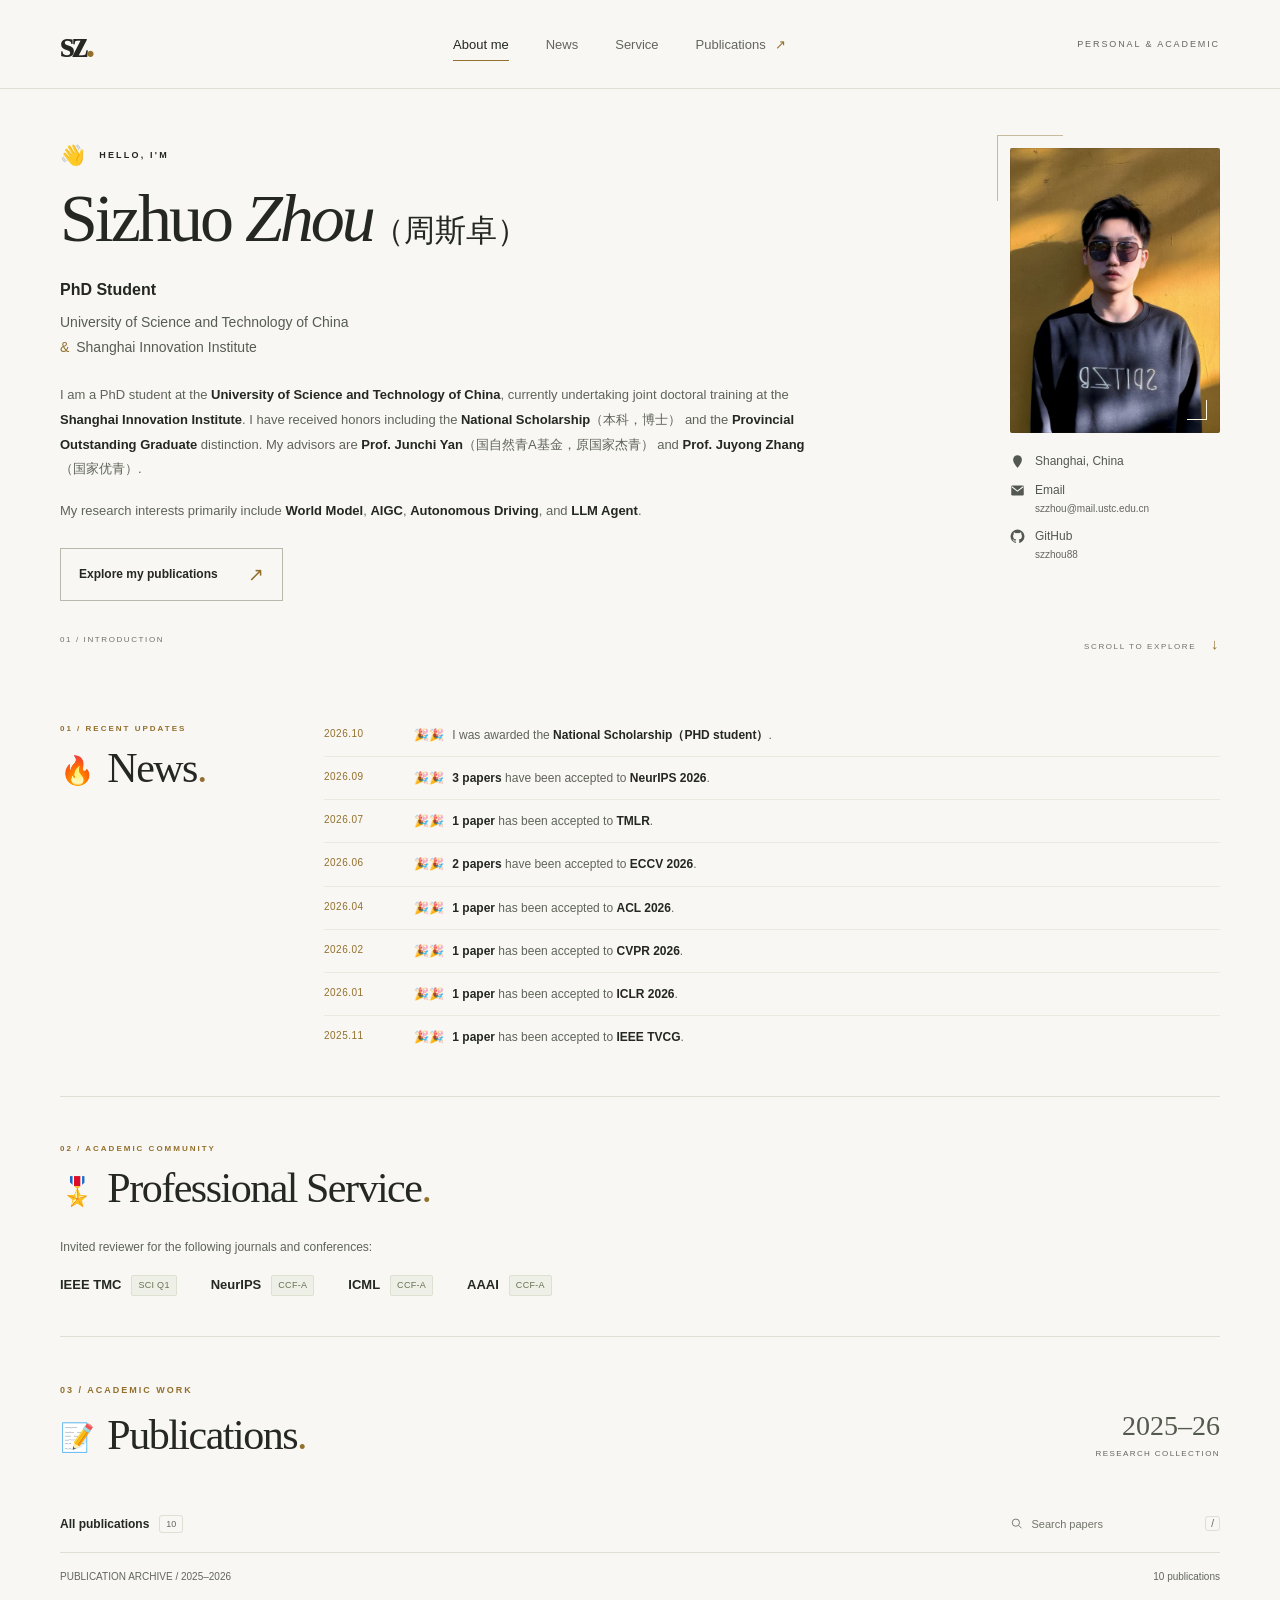
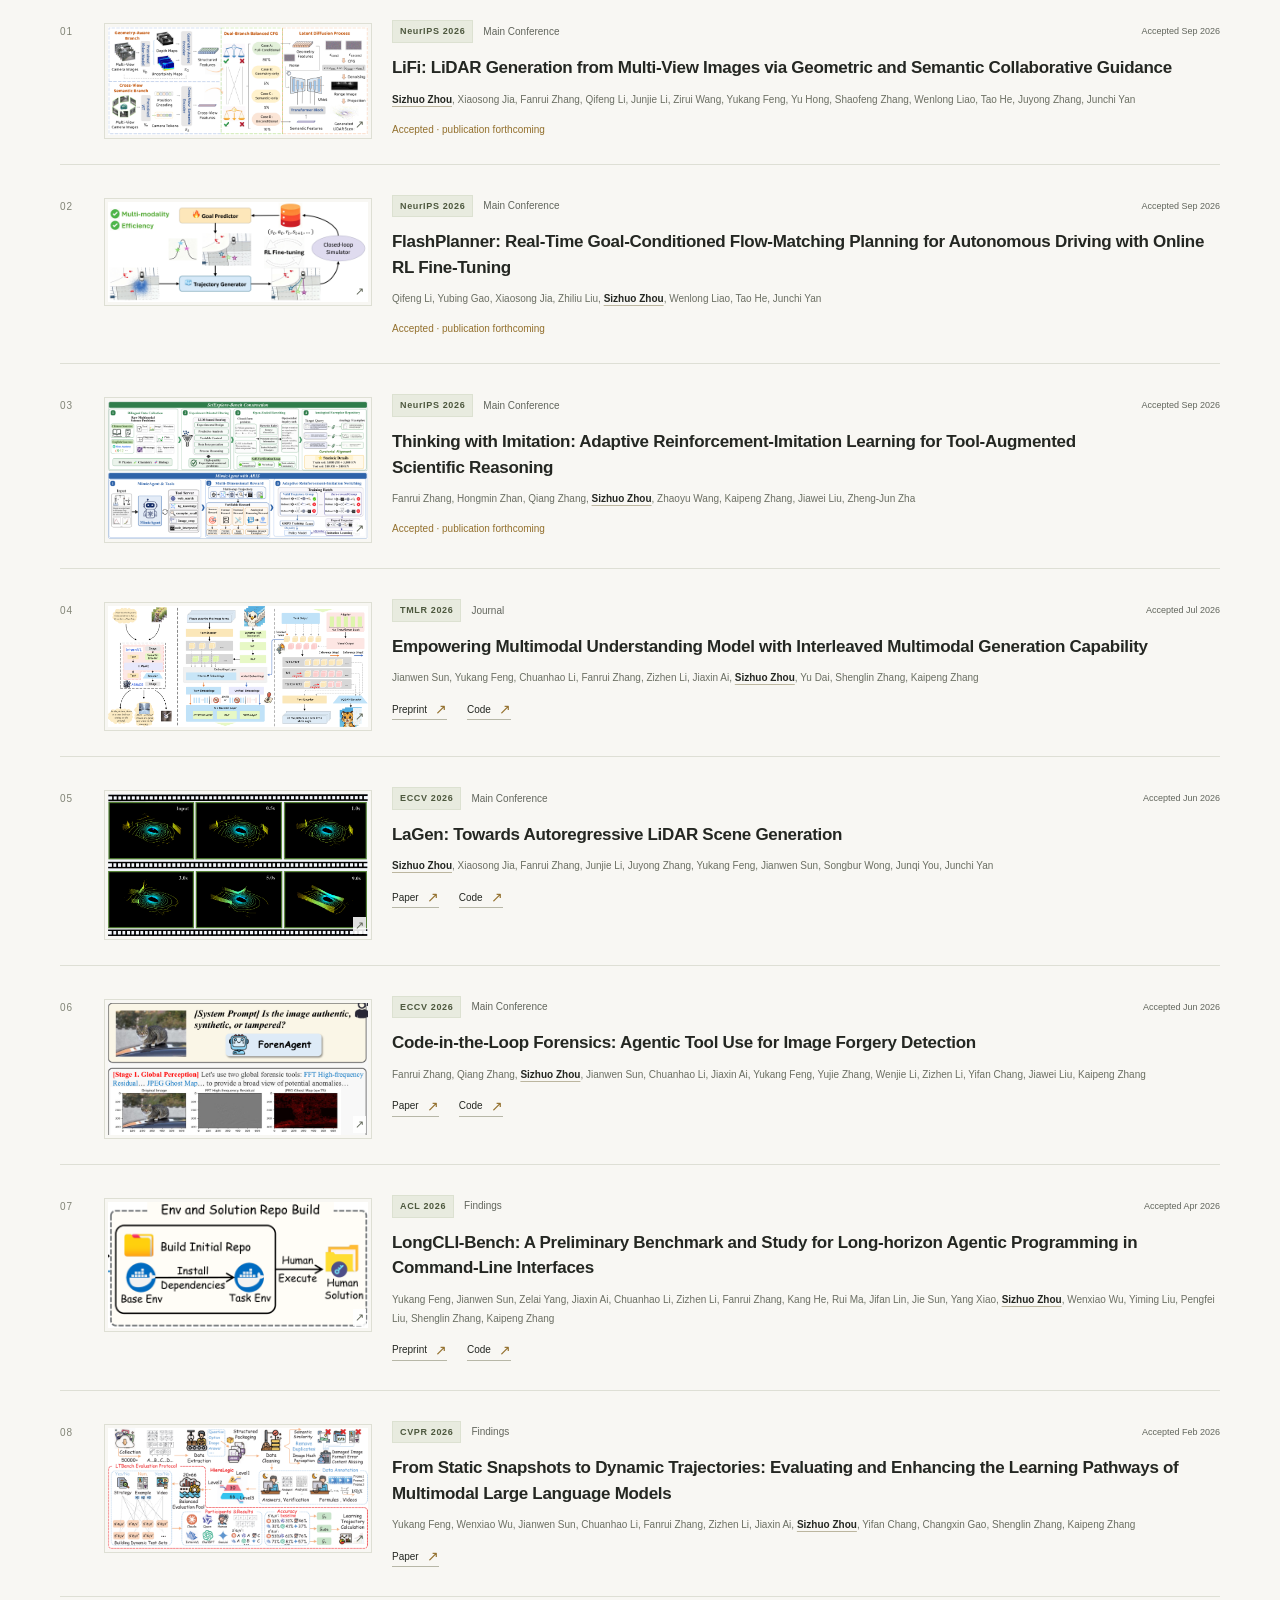
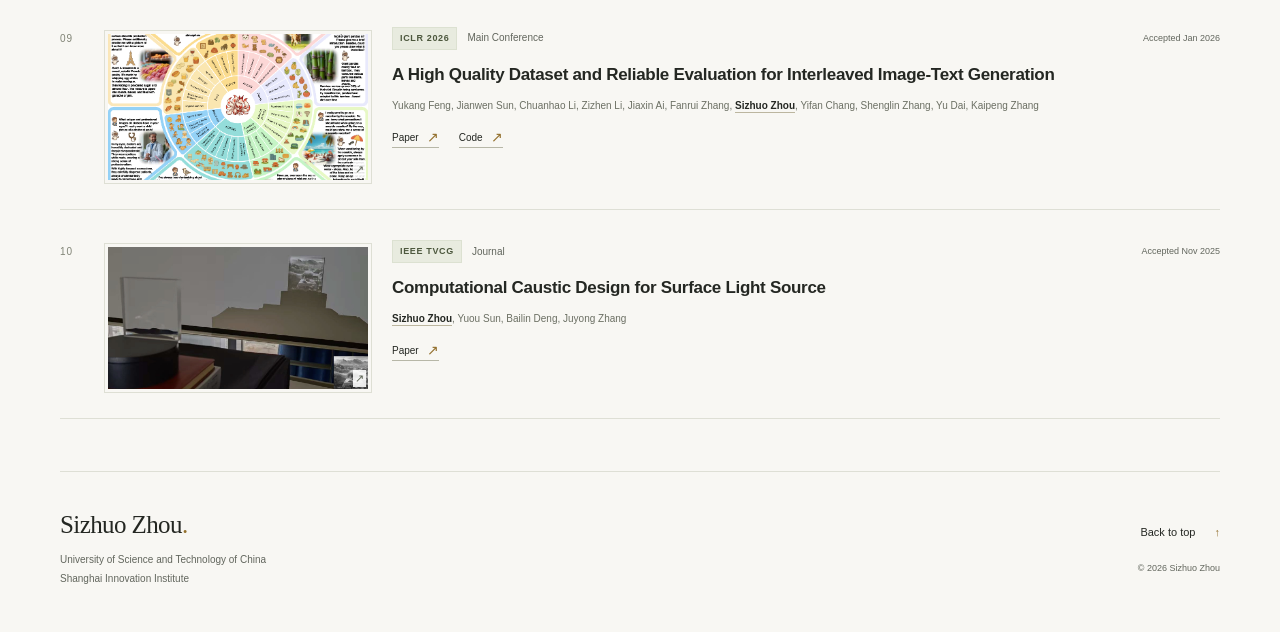
<file: index.html>
<!doctype html>
<html lang="en">
<head>
  <meta charset="utf-8">
  <meta name="viewport" content="width=device-width, initial-scale=1">
  <meta name="theme-color" content="#f8f7f3">
  <meta name="google-site-verification" content="MZbe9KmN9DP_fUMxCTKvsPQE0B7pmHYpzeopHEL4-1I" />
  <meta name="msvalidate.01" content="17C0C2B88DFAB319809E95D8070CEAC6" />
  <meta name="description" content="Sizhuo Zhou — PhD student at the University of Science and Technology of China and Shanghai Innovation Institute. Academic profile and publications.">
  <title>Sizhuo Zhou （周斯卓）’s Homepage</title>
  <meta property="og:title" content="Sizhuo Zhou （周斯卓）’s Homepage">
  <link rel="canonical" href="https://szzhou88.github.io/">
  <link rel="icon" href="assets/favicon.svg" type="image/svg+xml">
  <link rel="stylesheet" href="style.css?v=10d1170bce94">
  <script src="script.js?v=79a778562fb9" defer></script>
</head>
<body>
  <a class="skip-link" href="#main">Skip to content</a>
  <header class="site-header">
    <div class="header-inner">
      <a class="wordmark" href="#" aria-label="Sizhuo Zhou, home">sz<span class="logo-dot">.</span></a>
      <nav aria-label="Main navigation"><a href="#about" class="nav-link active" aria-current="location">About me</a><a href="#news" class="nav-link">News</a><a href="#service" class="nav-link">Service</a><a href="#publications" class="nav-link">Publications <span class="nav-arrow" aria-hidden="true">↗</span></a></nav>
      <span class="header-note">PERSONAL & ACADEMIC</span>
    </div>
  </header>

  <main id="main" class="page-width">
    <section id="about" class="hero" aria-labelledby="name">
      <div class="hero-copy">
        <p class="eyebrow"><span class="small-star" aria-hidden="true">👋</span> HELLO, I'M</p>
        <h1 id="name">Sizhuo <span class="surname">Zhou</span><span class="chinese-name" lang="zh-CN">（周斯卓）</span></h1>
        <div class="affiliation"><p class="role">PhD Student</p><p>University of Science and Technology of China<br><span class="affiliation-amp">&</span> Shanghai Innovation Institute</p></div>
        <div class="biography">
          <p>I am a PhD student at the <strong>University of Science and Technology of China</strong>, currently undertaking joint doctoral training at the <strong>Shanghai Innovation Institute</strong>. I have received honors including the <strong>National Scholarship</strong>（本科，博士） and the <strong>Provincial Outstanding Graduate</strong> distinction. My advisors are <strong>Prof. Junchi Yan</strong>（国自然青A基金，原国家杰青） and <strong>Prof. Juyong Zhang</strong>（国家优青）.</p>
          <p>My research interests primarily include <strong>World Model</strong>, <strong>AIGC</strong>, <strong>Autonomous Driving</strong>, and <strong>LLM Agent</strong>.</p>
        </div>
        <a class="primary-link" href="#publications">Explore my publications <span aria-hidden="true">↗</span></a>
      </div>
      <figure class="portrait-block">
        <div class="portrait-frame"><img src="assets/portrait.jpg" alt="Portrait of Sizhuo Zhou in sunlight against a golden wall" width="1080" height="1705" fetchpriority="high"><span class="photo-corner" aria-hidden="true"></span></div>
        <figcaption class="contact-list">
          <span class="contact-row"><svg viewBox="0 0 24 24" aria-hidden="true"><path d="M12 2a7 7 0 0 0-7 7c0 5.3 7 13 7 13s7-7.7 7-13a7 7 0 0 0-7-7Z"/></svg><span>Shanghai, China</span></span>
          <a class="contact-row" href="mailto:szzhou@mail.ustc.edu.cn" title="szzhou@mail.ustc.edu.cn"><svg viewBox="0 0 24 24" aria-hidden="true"><rect x="2" y="4" width="20" height="16" rx="2"/><path d="m3 6 9 7 9-7" fill="none" stroke="var(--paper)" stroke-width="1.8"/></svg><span>Email<span class="contact-detail">szzhou@mail.ustc.edu.cn</span></span></a>
          <a class="contact-row" href="https://github.com/szzhou88" target="_blank" rel="noopener noreferrer"><svg viewBox="0 0 24 24" aria-hidden="true"><path d="M12 .9a11.1 11.1 0 0 0-3.5 21.63c.55.1.76-.24.76-.54v-2.07c-3.09.67-3.74-1.31-3.74-1.31-.5-1.28-1.24-1.63-1.24-1.63-1.01-.7.08-.68.08-.68 1.12.08 1.7 1.14 1.7 1.14.99 1.69 2.6 1.2 3.24.92.1-.72.39-1.2.7-1.48-2.47-.28-5.07-1.24-5.07-5.49 0-1.21.43-2.2 1.14-2.98-.12-.28-.5-1.41.1-2.94 0 0 .94-.3 3.05 1.14a10.6 10.6 0 0 1 5.56 0c2.12-1.44 3.05-1.14 3.05-1.14.61 1.53.23 2.66.12 2.94.71.78 1.14 1.77 1.14 2.98 0 4.26-2.6 5.2-5.08 5.48.4.35.76 1.02.76 2.06v3.06c0 .3.2.64.76.54A11.1 11.1 0 0 0 12 .9Z"/></svg><span>GitHub<span class="contact-detail">szzhou88</span></span></a>
        </figcaption>
      </figure>
      <div class="hero-bottom" aria-hidden="true"><span>01 / INTRODUCTION</span><span>SCROLL TO EXPLORE <span class="down-arrow">↓</span></span></div>
    </section>

    <section id="news" class="news-section" aria-labelledby="news-title">
      <div class="news-heading"><p class="eyebrow section-kicker">01 / RECENT UPDATES</p><h2 id="news-title"><span class="section-icon" aria-hidden="true">🔥</span> News<span class="title-dot">.</span></h2></div>
      <ol class="news-list"><li class="news-item"><time datetime="2026-10">2026.10</time><p><span class="news-celebration" aria-hidden="true">🎉🎉</span> I was awarded the <strong>National Scholarship（PHD student）</strong>.</p></li>
<li class="news-item"><time datetime="2026-09">2026.09</time><p><span class="news-celebration" aria-hidden="true">🎉🎉</span> <strong>3 papers</strong> have been accepted to <strong>NeurIPS 2026</strong>.</p></li>
<li class="news-item"><time datetime="2026-07">2026.07</time><p><span class="news-celebration" aria-hidden="true">🎉🎉</span> <strong>1 paper</strong> has been accepted to <strong>TMLR</strong>.</p></li>
<li class="news-item"><time datetime="2026-06">2026.06</time><p><span class="news-celebration" aria-hidden="true">🎉🎉</span> <strong>2 papers</strong> have been accepted to <strong>ECCV 2026</strong>.</p></li>
<li class="news-item"><time datetime="2026-04">2026.04</time><p><span class="news-celebration" aria-hidden="true">🎉🎉</span> <strong>1 paper</strong> has been accepted to <strong>ACL 2026</strong>.</p></li>
<li class="news-item"><time datetime="2026-02">2026.02</time><p><span class="news-celebration" aria-hidden="true">🎉🎉</span> <strong>1 paper</strong> has been accepted to <strong>CVPR 2026</strong>.</p></li>
<li class="news-item"><time datetime="2026-01">2026.01</time><p><span class="news-celebration" aria-hidden="true">🎉🎉</span> <strong>1 paper</strong> has been accepted to <strong>ICLR 2026</strong>.</p></li>
<li class="news-item"><time datetime="2025-11">2025.11</time><p><span class="news-celebration" aria-hidden="true">🎉🎉</span> <strong>1 paper</strong> has been accepted to <strong>IEEE TVCG</strong>.</p></li></ol>
    </section>

    <section id="service" class="service-section" aria-labelledby="service-title">
      <p class="eyebrow section-kicker">02 / ACADEMIC COMMUNITY</p>
      <h2 id="service-title"><span class="section-icon" aria-hidden="true">🎖️</span> Professional Service<span class="title-dot">.</span></h2>
      <p class="service-intro">Invited reviewer for the following journals and conferences:</p>
      <ul class="service-list" aria-label="Reviewer service">
        <li><strong>IEEE TMC</strong><span>SCI Q1</span></li>
        <li><strong>NeurIPS</strong><span>CCF-A</span></li>
        <li><strong>ICML</strong><span>CCF-A</span></li>
        <li><strong>AAAI</strong><span>CCF-A</span></li>
      </ul>
    </section>

    <section id="publications" class="publications-section" aria-labelledby="publications-title">
      <div class="publications-heading"><div><p class="eyebrow section-kicker">03 / ACADEMIC WORK</p><h2 id="publications-title"><span class="section-icon" aria-hidden="true">📝</span> Publications<span class="title-dot">.</span></h2></div><p class="publication-year">2025–26<span>RESEARCH COLLECTION</span></p></div>
      <div class="publication-toolbar" hidden>
        <p class="collection-label">All publications <span>10</span></p>
        <label class="search-box"><svg viewBox="0 0 24 24" width="17" height="17" fill="none" stroke="currentColor" stroke-width="1.5" aria-hidden="true"><circle cx="10.5" cy="10.5" r="6.5"/><path d="m15.5 15.5 5 5"/></svg><input id="paper-search" type="search" placeholder="Search papers" aria-label="Search by title, author or venue" autocomplete="off"><kbd aria-hidden="true">/</kbd></label>
      </div>
      <div class="publication-legend"><span>PUBLICATION ARCHIVE / 2025–2026</span><span id="result-count" role="status" aria-live="polite">10 publications</span></div>
      <div class="publication-list">
        <article class="publication" id="paper-8" data-venue="NeurIPS">
          <span class="paper-number" aria-hidden="true">01</span>
          <a class="paper-figure" style="--figure-ratio:1588/656;--image-width:100.00000%;--image-height:100.00000%;--image-left:0.00000%;--image-top:0.00000%" href="assets/papers/lifi-overview.png" target="_blank" rel="noopener" aria-label="View full figure: LiFi: LiDAR Generation from Multi-View Images via Geometric and Semantic Collaborative Guidance"><img src="assets/papers/lifi-overview.png" alt="Lifi framework overview; Figure 1 from the user-provided manuscript." width="1588" height="656" loading="lazy" decoding="async"></a>
          <div class="paper-main"><div class="paper-meta"><span class="venue">NeurIPS 2026</span><span class="track">Main Conference</span><time class="paper-date" datetime="2026-09">Accepted Sep 2026</time></div>
          <h3>LiFi: LiDAR Generation from Multi-View Images via Geometric and Semantic Collaborative Guidance</h3><p class="authors"><strong>Sizhuo Zhou</strong>, Xiaosong Jia, Fanrui Zhang, Qifeng Li, Junjie Li, Zirui Wang, Yukang Feng, Yu Hong, Shaofeng Zhang, Wenlong Liao, Tao He, Juyong Zhang, Junchi Yan</p><span class="forthcoming">Accepted · publication forthcoming</span></div>
          <span class="paper-mark" aria-hidden="true">↗</span>
        </article>
<article class="publication" id="paper-9" data-venue="NeurIPS">
          <span class="paper-number" aria-hidden="true">02</span>
          <a class="paper-figure" style="--figure-ratio:1292/500;--image-width:100.00000%;--image-height:100.00000%;--image-left:0.00000%;--image-top:0.00000%" href="assets/papers/flashplanner-overview.png" target="_blank" rel="noopener" aria-label="View full figure: FlashPlanner: Real-Time Goal-Conditioned Flow-Matching Planning for Autonomous Driving with Online RL Fine-Tuning"><img src="assets/papers/flashplanner-overview.png" alt="Flashplanner framework overview; Figure 1 from the user-provided manuscript." width="1292" height="500" loading="lazy" decoding="async"></a>
          <div class="paper-main"><div class="paper-meta"><span class="venue">NeurIPS 2026</span><span class="track">Main Conference</span><time class="paper-date" datetime="2026-09">Accepted Sep 2026</time></div>
          <h3>FlashPlanner: Real-Time Goal-Conditioned Flow-Matching Planning for Autonomous Driving with Online RL Fine-Tuning</h3><p class="authors">Qifeng Li, Yubing Gao, Xiaosong Jia, Zhiliu Liu, <strong>Sizhuo Zhou</strong>, Wenlong Liao, Tao He, Junchi Yan</p><span class="forthcoming">Accepted · publication forthcoming</span></div>
          <span class="paper-mark" aria-hidden="true">↗</span>
        </article>
<article class="publication" id="paper-10" data-venue="NeurIPS">
          <span class="paper-number" aria-hidden="true">03</span>
          <a class="paper-figure" style="--figure-ratio:1584/840;--image-width:100.00000%;--image-height:100.00000%;--image-left:0.00000%;--image-top:0.00000%" href="assets/papers/thinking-overview.png" target="_blank" rel="noopener" aria-label="View full figure: Thinking with Imitation: Adaptive Reinforcement-Imitation Learning for Tool-Augmented Scientific Reasoning"><img src="assets/papers/thinking-overview.png" alt="SciExplore-Bench construction and MimicAgent with adaptive reinforcement-imitation switching; Figure 2 from the user-provided manuscript." width="1584" height="840" loading="lazy" decoding="async"></a>
          <div class="paper-main"><div class="paper-meta"><span class="venue">NeurIPS 2026</span><span class="track">Main Conference</span><time class="paper-date" datetime="2026-09">Accepted Sep 2026</time></div>
          <h3>Thinking with Imitation: Adaptive Reinforcement-Imitation Learning for Tool-Augmented Scientific Reasoning</h3><p class="authors">Fanrui Zhang, Hongmin Zhan, Qiang Zhang, <strong>Sizhuo Zhou</strong>, Zhaoyu Wang, Kaipeng Zhang, Jiawei Liu, Zheng-Jun Zha</p><span class="forthcoming">Accepted · publication forthcoming</span></div>
          <span class="paper-mark" aria-hidden="true">↗</span>
        </article>
<article class="publication" id="paper-7" data-venue="TMLR">
          <span class="paper-number" aria-hidden="true">04</span>
          <a class="paper-figure" style="--figure-ratio:1987/925;--image-width:102.51636%;--image-height:105.62162%;--image-left:-1.40916%;--image-top:-2.59459%" href="assets/papers/armor.png" target="_blank" rel="noopener" aria-label="View full figure: Empowering Multimodal Understanding Model with Interleaved Multimodal Generation Capability"><img src="assets/papers/armor.png" alt="ARMOR multimodal generation architecture; cropped outer margins of arXiv Figure 1." width="2037" height="977" loading="lazy" decoding="async"></a>
          <div class="paper-main"><div class="paper-meta"><span class="venue">TMLR 2026</span><span class="track">Journal</span><time class="paper-date" datetime="2026-07">Accepted Jul 2026</time></div>
          <h3>Empowering Multimodal Understanding Model with Interleaved Multimodal Generation Capability</h3><p class="authors">Jianwen Sun, Yukang Feng, Chuanhao Li, Fanrui Zhang, Zizhen Li, Jiaxin Ai, <strong>Sizhuo Zhou</strong>, Yu Dai, Shenglin Zhang, Kaipeng Zhang</p><div class="paper-resources"><a class="paper-link" href="https://arxiv.org/abs/2503.06542" target="_blank" rel="noopener noreferrer" aria-label="Preprint: Empowering Multimodal Understanding Model with Interleaved Multimodal Generation Capability">Preprint <span aria-hidden="true">↗</span></a><a class="paper-link" href="https://github.com/finyorko/ARMOR" target="_blank" rel="noopener noreferrer" aria-label="Code: Empowering Multimodal Understanding Model with Interleaved Multimodal Generation Capability">Code <span aria-hidden="true">↗</span></a></div></div>
          <span class="paper-mark" aria-hidden="true">↗</span>
        </article>
<article class="publication" id="paper-5" data-venue="ECCV">
          <span class="paper-number" aria-hidden="true">05</span>
          <a class="paper-figure" style="--figure-ratio:926/504;--image-width:173.00216%;--image-height:120.03968%;--image-left:-3.02376%;--image-top:-15.07937%" href="assets/papers/lagen.png" target="_blank" rel="noopener" aria-label="View full figure: LaGen: Towards Autoregressive LiDAR Scene Generation"><img src="assets/papers/lagen.png" alt="Six sequential LiDAR frames from LaGen; left panel of arXiv Figure 1." width="1602" height="605" loading="lazy" decoding="async"></a>
          <div class="paper-main"><div class="paper-meta"><span class="venue">ECCV 2026</span><span class="track">Main Conference</span><time class="paper-date" datetime="2026-06">Accepted Jun 2026</time></div>
          <h3>LaGen: Towards Autoregressive LiDAR Scene Generation</h3><p class="authors"><strong>Sizhuo Zhou</strong>, Xiaosong Jia, Fanrui Zhang, Junjie Li, Juyong Zhang, Yukang Feng, Jianwen Sun, Songbur Wong, Junqi You, Junchi Yan</p><div class="paper-resources"><a class="paper-link" href="https://arxiv.org/abs/2511.21256" target="_blank" rel="noopener noreferrer" aria-label="Paper: LaGen: Towards Autoregressive LiDAR Scene Generation">Paper <span aria-hidden="true">↗</span></a><a class="paper-link" href="https://github.com/szzhou88/LaGen" target="_blank" rel="noopener noreferrer" aria-label="Code: LaGen: Towards Autoregressive LiDAR Scene Generation">Code <span aria-hidden="true">↗</span></a></div></div>
          <span class="paper-mark" aria-hidden="true">↗</span>
        </article>
<article class="publication" id="paper-6" data-venue="ECCV">
          <span class="paper-number" aria-hidden="true">06</span>
          <a class="paper-figure" style="--figure-ratio:720/366;--image-width:105.00000%;--image-height:232.51366%;--image-left:-2.22222%;--image-top:-4.91803%" href="assets/papers/forenagent.png" target="_blank" rel="noopener" aria-label="View full figure: Code-in-the-Loop Forensics: Agentic Tool Use for Image Forgery Detection"><img src="assets/papers/forenagent.png" alt="ForenAgent prompt and global image-forgery analysis; upper detail from arXiv Figure 1." width="756" height="851" loading="lazy" decoding="async"></a>
          <div class="paper-main"><div class="paper-meta"><span class="venue">ECCV 2026</span><span class="track">Main Conference</span><time class="paper-date" datetime="2026-06">Accepted Jun 2026</time></div>
          <h3>Code-in-the-Loop Forensics: Agentic Tool Use for Image Forgery Detection</h3><p class="authors">Fanrui Zhang, Qiang Zhang, <strong>Sizhuo Zhou</strong>, Jianwen Sun, Chuanhao Li, Jiaxin Ai, Yukang Feng, Yujie Zhang, Wenjie Li, Zizhen Li, Yifan Chang, Jiawei Liu, Kaipeng Zhang</p><div class="paper-resources"><a class="paper-link" href="https://arxiv.org/abs/2512.16300" target="_blank" rel="noopener noreferrer" aria-label="Paper: Code-in-the-Loop Forensics: Agentic Tool Use for Image Forgery Detection">Paper <span aria-hidden="true">↗</span></a><a class="paper-link" href="https://github.com/zfr00/ForenAgent" target="_blank" rel="noopener noreferrer" aria-label="Code: Code-in-the-Loop Forensics: Agentic Tool Use for Image Forgery Detection">Code <span aria-hidden="true">↗</span></a></div></div>
          <span class="paper-mark" aria-hidden="true">↗</span>
        </article>
<article class="publication" id="paper-4" data-venue="ACL">
          <span class="paper-number" aria-hidden="true">07</span>
          <a class="paper-figure" style="--figure-ratio:565/274;--image-width:357.16814%;--image-height:241.60584%;--image-left:-132.74336%;--image-top:-5.47445%" href="assets/papers/longcli-pipeline.png" target="_blank" rel="noopener" aria-label="View full figure: LongCLI-Bench: A Preliminary Benchmark and Study for Long-horizon Agentic Programming in Command‑Line Interfaces"><img src="assets/papers/longcli-pipeline.png" alt="Environment and solution repository construction; upper central detail from arXiv Figure 2." width="2018" height="662" loading="lazy" decoding="async"></a>
          <div class="paper-main"><div class="paper-meta"><span class="venue">ACL 2026</span><span class="track">Findings</span><time class="paper-date" datetime="2026-04">Accepted Apr 2026</time></div>
          <h3>LongCLI-Bench: A Preliminary Benchmark and Study for Long-horizon Agentic Programming in Command‑Line Interfaces</h3><p class="authors">Yukang Feng, Jianwen Sun, Zelai Yang, Jiaxin Ai, Chuanhao Li, Zizhen Li, Fanrui Zhang, Kang He, Rui Ma, Jifan Lin, Jie Sun, Yang Xiao, <strong>Sizhuo Zhou</strong>, Wenxiao Wu, Yiming Liu, Pengfei Liu, Shenglin Zhang, Kaipeng Zhang</p><div class="paper-resources"><a class="paper-link" href="https://arxiv.org/abs/2602.14337" target="_blank" rel="noopener noreferrer" aria-label="Preprint: LongCLI-Bench: A Preliminary Benchmark and Study for Long-horizon Agentic Programming in Command‑Line Interfaces">Preprint <span aria-hidden="true">↗</span></a><a class="paper-link" href="https://github.com/finyorko/longcli-bench" target="_blank" rel="noopener noreferrer" aria-label="Code: LongCLI-Bench: A Preliminary Benchmark and Study for Long-horizon Agentic Programming in Command‑Line Interfaces">Code <span aria-hidden="true">↗</span></a></div></div>
          <span class="paper-mark" aria-hidden="true">↗</span>
        </article>
<article class="publication" id="paper-3" data-venue="CVPR">
          <span class="paper-number" aria-hidden="true">08</span>
          <a class="paper-figure" style="--figure-ratio:1446/675;--image-width:102.07469%;--image-height:101.33333%;--image-left:-1.17566%;--image-top:-1.18519%" href="assets/papers/trajectories.png" target="_blank" rel="noopener" aria-label="View full figure: From Static Snapshots to Dynamic Trajectories: Evaluating and Enhancing the Learning Pathways of Multimodal Large Language Models"><img src="assets/papers/trajectories.png" alt="HieraLogic construction and LTBench evaluation protocol; cropped outer margins of official Figure 1." width="1476" height="684" loading="lazy" decoding="async"></a>
          <div class="paper-main"><div class="paper-meta"><span class="venue">CVPR 2026</span><span class="track">Findings</span><time class="paper-date" datetime="2026-02">Accepted Feb 2026</time></div>
          <h3>From Static Snapshots to Dynamic Trajectories: Evaluating and Enhancing the Learning Pathways of Multimodal Large Language Models</h3><p class="authors">Yukang Feng, Wenxiao Wu, Jianwen Sun, Chuanhao Li, Fanrui Zhang, Zizhen Li, Jiaxin Ai, <strong>Sizhuo Zhou</strong>, Yifan Chang, Changxin Gao, Shenglin Zhang, Kaipeng Zhang</p><div class="paper-resources"><a class="paper-link" href="https://openaccess.thecvf.com/content/CVPR2026F/html/Feng_From_Static_Snapshots_to_Dynamic_Trajectories_Evaluating_and_Enhancing_the_CVPRF_2026_paper.html" target="_blank" rel="noopener noreferrer" aria-label="Paper: From Static Snapshots to Dynamic Trajectories: Evaluating and Enhancing the Learning Pathways of Multimodal Large Language Models">Paper <span aria-hidden="true">↗</span></a></div></div>
          <span class="paper-mark" aria-hidden="true">↗</span>
        </article>
<article class="publication" id="paper-2" data-venue="ICLR">
          <span class="paper-number" aria-hidden="true">09</span>
          <a class="paper-figure" style="--figure-ratio:765/430;--image-width:108.88889%;--image-height:163.48837%;--image-left:-4.44444%;--image-top:-31.39535%" href="assets/papers/intersyn.png" target="_blank" rel="noopener" aria-label="View full figure: A High Quality Dataset and Reliable Evaluation for Interleaved Image-Text Generation"><img src="assets/papers/intersyn.png" alt="InterSyn taxonomy and interleaved examples; a horizontal detail from arXiv Figure 1." width="833" height="703" loading="lazy" decoding="async"></a>
          <div class="paper-main"><div class="paper-meta"><span class="venue">ICLR 2026</span><span class="track">Main Conference</span><time class="paper-date" datetime="2026-01">Accepted Jan 2026</time></div>
          <h3>A High Quality Dataset and Reliable Evaluation for Interleaved Image-Text Generation</h3><p class="authors">Yukang Feng, Jianwen Sun, Chuanhao Li, Zizhen Li, Jiaxin Ai, Fanrui Zhang, <strong>Sizhuo Zhou</strong>, Yifan Chang, Shenglin Zhang, Yu Dai, Kaipeng Zhang</p><div class="paper-resources"><a class="paper-link" href="https://proceedings.iclr.cc/paper_files/paper/2026/hash/43b3b23fd3bc9c6e3fe8366f71e51c5b-Abstract-Conference.html" target="_blank" rel="noopener noreferrer" aria-label="Paper: A High Quality Dataset and Reliable Evaluation for Interleaved Image-Text Generation">Paper <span aria-hidden="true">↗</span></a><a class="paper-link" href="https://github.com/finyorko/InterSyn" target="_blank" rel="noopener noreferrer" aria-label="Code: A High Quality Dataset and Reliable Evaluation for Interleaved Image-Text Generation">Code <span aria-hidden="true">↗</span></a></div></div>
          <span class="paper-mark" aria-hidden="true">↗</span>
        </article>
<article class="publication" id="paper-1" data-venue="TVCG">
          <span class="paper-number" aria-hidden="true">10</span>
          <a class="paper-figure" style="--figure-ratio:1926/1052;--image-width:100.41537%;--image-height:112.35741%;--image-left:-0.20768%;--image-top:-11.40684%" href="assets/papers/caustics-physical.jpg" target="_blank" rel="noopener" aria-label="View full figure: Computational Caustic Design for Surface Light Source"><img src="assets/papers/caustics-physical.jpg" alt="Physical caustic lens and its projected image; arXiv Figure 16." width="1934" height="1182" loading="lazy" decoding="async"></a>
          <div class="paper-main"><div class="paper-meta"><span class="venue">IEEE TVCG</span><span class="track">Journal</span><time class="paper-date" datetime="2025-11">Accepted Nov 2025</time></div>
          <h3>Computational Caustic Design for Surface Light Source</h3><p class="authors"><strong>Sizhuo Zhou</strong>, Yuou Sun, Bailin Deng, Juyong Zhang</p><div class="paper-resources"><a class="paper-link" href="https://arxiv.org/abs/2511.09361" target="_blank" rel="noopener noreferrer" aria-label="Paper: Computational Caustic Design for Surface Light Source">Paper <span aria-hidden="true">↗</span></a></div></div>
          <span class="paper-mark" aria-hidden="true">↗</span>
        </article>
      </div>
      <div id="empty-state" class="empty-state" hidden><p>No matching publications.</p><span>Try another title, author or venue.</span><button type="button" id="reset-search">Clear search <span aria-hidden="true">↗</span></button></div>
      <noscript><p class="noscript-note">All publications are shown. Enable JavaScript to search.</p></noscript>
    </section>

    <footer class="site-footer"><div><a class="footer-name" href="#">Sizhuo Zhou<span>.</span></a><p>University of Science and Technology of China<br>Shanghai Innovation Institute</p></div><div class="footer-right"><a href="#about">Back to top <span aria-hidden="true">↑</span></a><span>© 2026 Sizhuo Zhou</span></div></footer>
  </main>
</body>
</html>
</file>
<file: style.css>
@charset "UTF-8";
:root{--paper:#f8f7f3;--ink:#242722;--muted:#62665d;--line:#dedfd5;--gold:#93702d;--soft:#eeece3;--serif:"Iowan Old Style","Palatino Linotype","Book Antiqua",Palatino,Georgia,serif;--sans:-apple-system,BlinkMacSystemFont,"Segoe UI",Helvetica,Arial,sans-serif}
*{box-sizing:border-box}html{scroll-behavior:smooth;scroll-padding-top:105px}body{margin:0;background:var(--paper);color:var(--ink);font-family:var(--sans);font-size:15px;-webkit-font-smoothing:antialiased}::selection{background:#e5d7b5;color:#242722}a{color:inherit;text-decoration:none}button,input{font:inherit}button,a,input{ -webkit-tap-highlight-color:transparent}button{cursor:pointer}a:focus-visible,button:focus-visible,input:focus-visible{outline:2px solid var(--gold);outline-offset:6px}button,input{border-radius:0}[hidden]{display:none!important}.page-width,.header-inner{max-width:1160px;width:calc(100% - 112px);margin-inline:auto}.skip-link{position:fixed;top:-80px;left:20px;background:var(--ink);color:#fff;padding:12px 20px;z-index:100}.skip-link:focus{top:12px}
.site-header{border-bottom:1px solid var(--line);background:rgba(248,247,243,.96);position:sticky;top:0;z-index:20;backdrop-filter:blur(16px)}.header-inner{height:88px;display:flex;align-items:center;justify-content:space-between}.wordmark{font-family:var(--serif);font-size:38px;letter-spacing:-3px;font-weight:700;line-height:1}.logo-dot{color:var(--gold)}nav{display:flex;gap:37px;margin-left:70px}.nav-link{color:var(--muted);font-size:13px;position:relative;padding:10px 0}.nav-link:hover,.nav-link.active{color:var(--ink)}.nav-link.active::after{content:"";position:absolute;left:0;right:0;bottom:1px;height:1px;background:var(--gold)}.nav-arrow{margin-left:6px;color:var(--gold)}.header-note{font-size:9px;font-weight:500;letter-spacing:1.9px;color:var(--muted)}
.hero{position:relative;display:grid;grid-template-columns:1.2fr .8fr;gap:70px;align-items:center;padding:70px 0 75px;min-height:680px}.eyebrow{font-size:10px;letter-spacing:2.2px;font-weight:600;display:flex;align-items:center;gap:12px;margin:0 0 20px}.small-star{color:var(--gold);font-size:25px;line-height:1}.hero h1{font-family:var(--serif);font-weight:400;font-size:clamp(76px,8.7vw,118px);line-height:.93;letter-spacing:-6px;margin:0 0 29px}.surname{font-style:italic}.name-dot{font-style:normal;color:var(--gold)}.affiliation p{margin:0;font-size:14px;line-height:1.8;color:#575c52}.affiliation .role{font-size:16px;font-weight:600;color:var(--ink);margin-bottom:5px}.affiliation-amp{color:var(--gold);padding-right:3px}.bio-placeholder{font-size:13px;line-height:1.6;color:#6c6d65;margin:22px 0 25px;display:flex;align-items:center;gap:8px}.placeholder-marker{width:5px;height:5px;border:1px solid var(--gold);display:inline-block;flex-shrink:0}.primary-link{display:inline-flex;align-items:center;justify-content:space-between;gap:30px;font-size:12px;font-weight:550;padding:14px 18px;border:1px solid #b7b9ab;transition:background .2s,border-color .2s}.primary-link span{font-size:19px;color:var(--gold)}.primary-link:hover{background:var(--soft);border-color:var(--gold)}.portrait-block{margin:0;width:100%;max-width:348px;justify-self:end;position:relative}.portrait-frame{position:relative;background:#cbae61;aspect-ratio: .77;overflow:hidden;border-radius:2px}.portrait-frame::after{content:"";position:absolute;inset:0;border:1px solid rgba(65,58,27,.12);pointer-events:none}.portrait-frame img{width:100%;height:100%;object-fit:cover;object-position:50% 50%;display:block}.photo-corner{position:absolute;bottom:13px;right:13px;width:20px;height:20px;border-bottom:1px solid #fff8dc;border-right:1px solid #fff8dc}.portrait-block::before{content:"";position:absolute;top:-13px;left:-13px;width:65px;height:65px;border-left:1px solid #c5bc9e;border-top:1px solid #c5bc9e;z-index:1}.portrait-block figcaption{display:flex;justify-content:space-between;margin-top:15px;gap:10px;font-size:8px;letter-spacing:1.4px;color:var(--muted)}.hero-bottom{position:absolute;bottom:25px;left:0;right:0;display:flex;justify-content:space-between;font-size:8px;letter-spacing:1.6px;color:#707268}.down-arrow{font-size:15px;color:var(--gold);margin-left:11px}
.research-section{border-top:1px solid var(--line);border-bottom:1px solid var(--line);padding:31px 0;display:grid;grid-template-columns:1fr 1.55fr;align-items:center;gap:24px}.section-label{display:flex;align-items:center;gap:20px}.section-index{color:var(--gold);font-size:10px;letter-spacing:1px}.section-label h2{font-weight:500;font-size:14px;margin:0}.research-placeholder{display:flex;align-items:center;gap:20px;border-left:1px solid var(--line);padding-left:32px}.research-orbit{font-size:34px;color:#a79c79}.research-placeholder p{font-family:var(--serif);font-size:19px;margin:0 0 5px;font-style:italic;color:#616457}.research-placeholder div>span{font-size:11px;color:var(--muted)}
.publications-section{padding:71px 0 52px}.publications-heading{display:flex;align-items:flex-end;justify-content:space-between;margin-bottom:35px}.section-kicker{font-size:9px;letter-spacing:2px;color:var(--gold);margin-bottom:15px}.publications-heading h2{font-family:var(--serif);font-size:57px;font-weight:400;letter-spacing:-2.3px;line-height:1;margin:0}.title-dot{color:var(--gold)}.publication-year{text-align:right;font-family:var(--serif);font-size:33px;color:#54594d;margin:0 0 2px;line-height:1}.publication-year span{display:block;font-family:var(--sans);font-size:8px;letter-spacing:1.4px;margin-top:10px;color:var(--muted)}.publication-toolbar{display:flex;align-items:center;justify-content:space-between;border-bottom:1px solid var(--line);gap:20px;min-height:58px}.filters{display:flex;gap:27px;align-self:stretch}.filter{border:0;border-bottom:2px solid transparent;background:none;padding:15px 0;color:var(--muted);font-size:12px;display:flex;gap:9px;align-items:center;margin-bottom:-1px}.filter span{font-size:9px;color:#686b5e;background:#eeece3;min-width:21px;padding:3px 5px;line-height:1;border-radius:3px}.filter.active{color:var(--ink);border-bottom-color:var(--gold);font-weight:600}.filter:hover{color:var(--gold)}.search-box{display:flex;align-items:center;gap:8px;color:var(--muted);width:210px}.search-box input{background:none;border:0;min-width:0;width:100%;font-size:11px;padding:10px 0;color:var(--ink)}.search-box input::placeholder{color:#717569}.search-box input:focus-visible{outline-offset:2px}.search-box kbd{border:1px solid var(--line);padding:1px 5px;font:10px var(--sans);border-radius:3px}.publication-legend{display:flex;justify-content:space-between;padding:18px 0 8px;color:var(--muted);font-size:10px}.legend-star{color:var(--gold);font-size:14px;vertical-align:-1px;margin-right:6px}.publication{display:grid;grid-template-columns:48px 1fr 22px;column-gap:13px;padding:30px 0 29px;border-bottom:1px solid var(--line);scroll-margin-top:110px;transition:background .2s}.publication:hover{background:#f1f0e9}.paper-number{font-size:10px;color:#818476;padding-top:6px;font-variant-numeric:tabular-nums;letter-spacing:1px}.paper-meta{display:flex;align-items:center;flex-wrap:wrap;gap:10px;font-size:9px;line-height:1.4}.venue{font-weight:650;letter-spacing:.65px;color:#4d583e;background:#e8ebdf;padding:4px 7px;border:1px solid #dce1d1}.track{color:var(--muted);font-size:10px}.first-author{color:var(--gold);font-size:9px;border-left:1px solid #d9d6c8;padding-left:10px}.publication h3{font-size:18px;line-height:1.5;letter-spacing:-.3px;font-weight:550;margin:12px 0 9px;max-width:950px;text-wrap:pretty}.authors{font-size:11px;line-height:1.9;color:#6b6f63;margin:0;max-width:900px}.authors strong{font-weight:600;color:var(--ink);text-decoration:underline;text-decoration-color:#bcb69f;text-underline-offset:3px}.paper-link{display:inline-flex;gap:8px;align-items:center;color:var(--ink);font-size:10px;border-bottom:1px solid #b7b7a7;padding-bottom:2px;margin-top:14px}.paper-link span{color:var(--gold);font-size:14px}.paper-link:hover{color:var(--gold);border-color:var(--gold)}.link-pending{display:inline-block;font-size:10px;color:#72776a;margin-top:15px;font-style:italic}.paper-mark{font-size:20px;color:#c2c4b7;padding-top:3px}.empty-state{text-align:center;padding:70px 0;border-bottom:1px solid var(--line)}.empty-state p{font-family:var(--serif);font-size:28px;margin:0 0 10px}.empty-state>span{color:var(--muted);font-size:13px}.empty-state button{display:block;margin:24px auto 0;border:1px solid #b7b9ab;background:none;padding:10px 15px;font-size:12px;color:var(--ink)}.noscript-note{font-size:12px;color:var(--muted)}
.site-footer{border-top:1px solid var(--line);padding:39px 0 44px;display:flex;justify-content:space-between;align-items:center;gap:25px}.footer-name{font-family:var(--serif);font-size:25px;letter-spacing:-.6px}.footer-name span{color:var(--gold)}.site-footer p{font-size:10px;line-height:1.9;color:var(--muted);margin:11px 0 0}.footer-right{display:flex;flex-direction:column;align-items:flex-end;gap:25px}.footer-right a{font-size:11px}.footer-right a span{margin-left:16px;color:var(--gold)}.footer-right>span{font-size:9px;color:var(--muted)}
@media(min-width:1500px){.hero{gap:120px;padding-top:85px;padding-bottom:100px;min-height:745px}.portrait-block{max-width:365px}}
@media(max-width:1000px){.page-width,.header-inner{width:calc(100% - 72px)}.hero{gap:42px;min-height:630px;padding-top:60px}.hero h1{font-size:92px}.portrait-block{max-width:305px}.affiliation p{font-size:12px}.research-placeholder{padding-left:24px}.research-placeholder p{font-size:17px}.header-note{font-size:8px;letter-spacing:1px}nav{margin-left:25px}}
@media(max-width:700px){html{scroll-padding-top:88px}.page-width,.header-inner{width:calc(100% - 42px)}.header-inner{height:69px}.wordmark{font-size:33px}nav{margin:0;gap:25px}.nav-link{font-size:11px}.header-note{display:none}.hero{grid-template-columns:1fr .7fr;gap:25px;min-height:auto;padding:55px 0 77px;align-items:start}.hero h1{font-size:74px;letter-spacing:-4px;margin-bottom:22px}.hero .eyebrow{font-size:8px;letter-spacing:1.7px;gap:9px}.small-star{font-size:20px}.portrait-block{margin-top:38px;max-width:230px}.portrait-frame{aspect-ratio:.68}.portrait-block figcaption{font-size:7px;letter-spacing:.8px;display:block}.portrait-block figcaption>span+span{display:none}.affiliation p{font-size:11px;line-height:1.8}.affiliation .role{font-size:13px}.bio-placeholder{font-size:11px;align-items:baseline;max-width:190px;margin:17px 0 21px}.primary-link{font-size:10px;padding:10px 12px;gap:15px}.primary-link span{font-size:16px}.hero-bottom{font-size:7px;letter-spacing:1.2px}.research-section{grid-template-columns:1fr;padding:25px 0;gap:20px}.section-label{gap:13px}.section-label h2{font-size:12px}.research-placeholder{border-left:0;padding-left:0;gap:18px}.research-orbit{font-size:28px}.research-placeholder p{font-size:17px}.research-placeholder div>span{font-size:10px}.publications-section{padding-top:46px}.publications-heading h2{font-size:44px}.section-kicker{font-size:8px;margin-bottom:12px}.publication-year{font-size:27px}.publication-year span{font-size:6px;letter-spacing:.8px}.publications-heading{margin-bottom:24px}.publication-toolbar{flex-wrap:wrap;gap:0}.filters{gap:24px;width:100%;height:52px}.filter{font-size:11px}.search-box{width:100%;border-top:1px solid var(--line);padding:6px 0}.search-box input{font-size:12px}.search-box kbd{display:none}.publication-legend{font-size:9px;gap:12px}.publication{grid-template-columns:25px 1fr;gap:9px;padding:25px 0}.paper-mark{display:none}.publication h3{font-size:16px;line-height:1.5}.paper-number{font-size:9px}.paper-meta{gap:7px}.track{font-size:9px}.first-author{padding-left:7px}.authors{font-size:10px;line-height:1.85}.site-footer{padding:29px 0 35px}.footer-name{font-size:23px}.site-footer p{font-size:9px}.footer-right a{font-size:10px}.footer-right>span{font-size:8px}}
@media(max-width:390px){.hero{column-gap:16px;grid-template-columns:1.15fr .75fr}.hero h1{font-size:64px}.primary-link{font-size:9px;gap:8px}.portrait-block{margin-top:34px}.portrait-frame{aspect-ratio:.62}.nav-link{font-size:10px}nav{gap:20px}.first-author{border:0;padding-left:0}.publications-heading h2{font-size:38px}.site-footer{align-items:flex-start}.footer-right{gap:20px}.publication-year span{max-width:66px;line-height:1.6}.research-placeholder p{font-size:16px}}
@media(prefers-reduced-motion:reduce){html{scroll-behavior:auto}*{transition:none!important}}
@media print{.site-header,.hero-bottom,.publication-toolbar,.paper-mark,.primary-link,.footer-right,.publication-legend{display:none!important}body{background:#fff;font-size:12px}.page-width{width:100%;max-width:none}.hero{min-height:auto;padding:0 0 30px;grid-template-columns:1fr 180px}.hero h1{font-size:60px}.portrait-block{max-width:140px}.research-section{padding:20px 0}.publications-section{padding-top:25px}.publication{break-inside:avoid;padding:18px 0}.publication[hidden]{display:grid!important}.publication h3{font-size:15px}.publications-heading h2{font-size:35px}.site-footer{padding:20px 0}}

.collection-label{font-size:12px;font-weight:600;display:flex;gap:10px;align-items:center;margin:18px 0}.collection-label span{font-size:9px;padding:3px 6px;border:1px solid var(--line);border-radius:3px;font-weight:400;color:var(--muted)}
@media(max-width:700px){.collection-label{font-size:11px;margin:15px 0}.publication-toolbar .search-box{border-top:0;width:180px}.publication-toolbar{flex-wrap:nowrap;gap:12px}.publication-toolbar .search-box input{font-size:11px}}

/* Paper figures stay explicitly blank until final assets are supplied. */
.publication{grid-template-columns:28px 155px minmax(0,1fr);column-gap:23px}.paper-mark{display:none}.figure-placeholder{aspect-ratio:1.4;background:#f2f1eb;border:1px solid #e2e2d7;display:flex;align-items:center;justify-content:center;margin-top:4px}.figure-placeholder span{font-size:7px;letter-spacing:1.4px;color:#777b6e}.forthcoming{display:block;color:var(--gold);font-size:10px;margin-top:15px}.publication h3{font-size:17px}.authors{font-size:10px}
@media(max-width:900px){.publication{grid-template-columns:22px 118px minmax(0,1fr);column-gap:16px}.figure-placeholder span{font-size:6px;letter-spacing:1px}}
@media(max-width:700px){.publication{grid-template-columns:23px minmax(0,1fr);gap:9px 12px}.figure-placeholder{grid-column:2;width:112px;aspect-ratio:1.7;grid-row:1;margin:0 0 8px}.paper-number{grid-column:1;grid-row:1}.paper-main{grid-column:2}.publication h3{font-size:16px}.figure-placeholder span{font-size:6px;letter-spacing:.8px}}
@media print{.figure-placeholder{display:none}.publication{grid-template-columns:28px 1fr}.paper-main{grid-column:2}}

/* Revision 2: a quieter introduction, useful contact details, and research news. */
.hero{grid-template-columns:minmax(0,1fr) 230px;align-items:start;gap:76px;min-height:510px;padding:56px 0 76px}
.hero h1{font-size:68px;line-height:1.12;letter-spacing:-3px;margin-bottom:20px}
.hero .eyebrow{font-size:9px;margin-bottom:15px}
.hero .small-star{font-size:20px}
.hero .portrait-block{max-width:210px;margin-top:3px;justify-self:end}
.hero .portrait-frame{aspect-ratio:.82}
.bio-placeholder{min-height:125px;align-items:flex-start;padding-top:7px;margin:19px 0 15px;line-height:1.8}
.bio-placeholder .placeholder-marker{margin-top:8px}
.portrait-block figcaption.contact-list{display:flex;flex-direction:column;gap:12px;margin-top:20px;font-size:12px;letter-spacing:0;color:#535850}
.contact-row{display:flex;gap:10px;align-items:flex-start;line-height:1.45}
.contact-row svg{width:15px;height:15px;flex:0 0 15px;fill:currentColor;margin-top:1px}
.contact-row .contact-detail{display:block;font-size:10px;color:var(--muted);margin-top:2px;overflow-wrap:anywhere}
.contact-list a:hover{color:var(--gold)}
.research-section{grid-template-columns:240px 1fr;gap:24px;padding:25px 0}
.research-topics{list-style:none;display:flex;gap:10px 23px;flex-wrap:wrap;margin:0;padding:0;color:#535d46;font-size:12px}
.research-topics li{position:relative;padding-left:12px;line-height:1.8}
.research-topics li::before{content:"";position:absolute;left:0;top:.7em;width:4px;height:4px;background:#a39568}
.news-section{display:grid;grid-template-columns:240px minmax(0,1fr);gap:24px;padding:47px 0 38px;border-bottom:1px solid var(--line)}
.news-heading h2{font-family:var(--serif);font-weight:400;font-size:42px;letter-spacing:-1.5px;margin:0}
.news-heading .section-kicker{font-size:8px;margin-bottom:10px}
.news-list{list-style:none;margin:0;padding:0}
.news-item{display:grid;grid-template-columns:73px 1fr;gap:17px;padding:10px 0;font-size:12px;line-height:1.85;border-bottom:1px solid #e9e9e0}
.news-item:first-child{padding-top:0}.news-item:last-child{border-bottom:0}
.news-item time{font-size:10px;color:var(--gold);font-variant-numeric:tabular-nums;letter-spacing:.5px;padding-top:1px}
.news-item p{margin:0;color:#5f6459}.news-item strong{font-weight:600;color:var(--ink)}
.news-item a{border-bottom:1px solid #d3d2c2}.news-item a:hover{color:var(--gold)}
.publications-section{padding-top:48px}.publications-heading h2{font-size:49px}
.publication{grid-template-columns:24px 180px minmax(0,1fr);gap:22px}
.paper-figure{display:flex;align-items:center;justify-content:center;align-self:start;aspect-ratio:1.4;border:1px solid var(--line);background:white;padding:7px;margin-top:5px;overflow:hidden;position:relative}
.paper-figure img{display:block;max-width:100%;max-height:100%;width:100%;height:100%;object-fit:contain}
.paper-figure::after{content:'↗';position:absolute;right:3px;bottom:1px;font-size:12px;line-height:1.2;background:#fff;color:#606657;padding:2px}
.paper-figure:hover{border-color:var(--gold)}
.paper-date{font-size:9px;color:var(--muted);margin-left:auto;font-variant-numeric:tabular-nums}
.figure-placeholder{align-self:start}
@media(min-width:1500px){.hero{min-height:510px;padding:56px 0 76px;gap:76px}.hero .portrait-block{max-width:210px}}
@media(max-width:1000px){.hero{grid-template-columns:minmax(0,1fr) 200px;gap:42px}.hero h1{font-size:58px}.hero .portrait-block{max-width:190px}.research-section,.news-section{grid-template-columns:190px 1fr}.publication{grid-template-columns:22px 145px minmax(0,1fr);gap:16px}}
@media(max-width:700px){.header-inner nav{gap:19px}.nav-link{font-size:10px}.hero{grid-template-columns:minmax(0,1fr) 145px;gap:22px;padding:42px 0 69px;min-height:440px}.hero h1{font-size:43px;letter-spacing:-1.8px;line-height:1.12}.hero .portrait-block{max-width:145px;margin-top:34px}.hero .portrait-frame{aspect-ratio:.8}.bio-placeholder{min-height:125px;max-width:none;padding-top:3px;font-size:11px;margin:17px 0 13px}.portrait-block figcaption.contact-list{display:flex;font-size:10px;gap:12px;margin-top:15px}.contact-row{gap:7px}.contact-row svg{width:12px;height:12px;flex-basis:12px}.contact-row .contact-detail{font-size:8px}.research-section{grid-template-columns:1fr;gap:17px}.research-topics{font-size:11px;gap:10px 18px}.news-section{grid-template-columns:1fr;gap:23px;padding:33px 0 26px}.news-heading h2{font-size:35px}.news-item{grid-template-columns:60px 1fr;gap:15px;font-size:11px}.news-item time{font-size:9px}.publications-heading h2{font-size:42px}.publication{grid-template-columns:23px minmax(0,1fr);gap:9px 12px}.paper-figure{grid-column:2;grid-row:1;width:180px;aspect-ratio:1.5;margin:0 0 8px}.paper-main{grid-column:2}.paper-date{font-size:8px}.figure-placeholder{width:112px}.publication-toolbar .search-box{width:155px}}
@media(max-width:430px){.hero{grid-template-columns:minmax(0,1fr) 116px;gap:20px}.hero h1{font-size:39px}.hero .portrait-block{max-width:116px}.contact-row .contact-detail{display:none}.contact-list .contact-row{display:flex}.affiliation p{font-size:10px}.hero .eyebrow{font-size:7px}.hero .primary-link{font-size:9px;padding:10px;gap:10px}.header-inner nav{gap:14px}.header-inner .nav-link{font-size:9px}.nav-arrow{margin-left:2px}.wordmark{font-size:29px}.hero h1 .surname{display:block}.news-item{gap:9px}}
@media print{.hero{grid-template-columns:1fr 150px;min-height:0;padding:0 0 20px}.hero h1{font-size:45px}.hero .portrait-block{max-width:130px}.bio-placeholder{min-height:60px}.contact-row .contact-detail{display:block}.news-section{grid-template-columns:150px 1fr;padding:20px 0}.publication{grid-template-columns:25px 135px 1fr}.paper-figure{width:135px;grid-column:2;grid-row:auto}.paper-main{grid-column:3}.figure-placeholder{display:flex}.publication-heading{break-after:avoid}}

/* Revision 3: full portrait and individually framed, larger paper previews. */
.hero .portrait-frame{width:77.247336%;aspect-ratio:1080/1705;background:transparent}
.hero .portrait-frame img{width:100%;height:auto;object-fit:contain}
.publication{grid-template-columns:24px 260px minmax(0,1fr);gap:24px}
.paper-figure{display:block;width:100%;aspect-ratio:var(--figure-ratio);padding:0;border:0;outline:1px solid #dedfd4;outline-offset:3px;margin-top:7px}
.paper-figure img{position:absolute;width:var(--image-width);height:var(--image-height);max-width:none;max-height:none;left:var(--image-left);top:var(--image-top);object-fit:fill}
.paper-figure::after{font-size:11px;right:2px;bottom:2px;background:#ffffffdf}
.paper-figure:hover{outline-color:var(--gold)}
.figure-placeholder{aspect-ratio:1.84}
@media(max-width:1000px){.publication{grid-template-columns:22px 210px minmax(0,1fr);gap:20px}}
@media(max-width:700px){.hero .portrait-frame{width:79.178886%}.publication{grid-template-columns:23px minmax(0,1fr);gap:14px 12px}.paper-figure{width:min(100%,280px);margin:3px 0 8px;aspect-ratio:var(--figure-ratio)}.figure-placeholder{width:min(100%,220px)}}
@media print{.publication{grid-template-columns:25px 180px minmax(0,1fr)}.paper-figure{width:180px}}

/* Revision 4: a closer portrait, compact previews and celebratory headings. */
.hero .portrait-frame{width:100%;aspect-ratio:1080/1465}
.hero .portrait-frame img{position:absolute;left:0;top:-16.382253%;width:100%;height:116.382253%;object-fit:fill}
.section-icon{display:inline-block;font-family:var(--sans);font-size:.66em;letter-spacing:0;vertical-align:.06em;margin-right:.12em}
.section-label .section-icon{font-size:1.25em;vertical-align:-.04em;margin-right:.25em}
.news-celebration{white-space:nowrap;font-size:12px;margin-right:5px}
@media(max-width:700px){.publications-heading h2{font-size:35px;letter-spacing:-1.5px}.publication-year{font-size:24px}.news-celebration{font-size:11px;margin-right:3px}}
@media(max-width:430px){.publications-heading{gap:10px}.publications-heading h2{font-size:32px;letter-spacing:-1.4px}.publication-year{font-size:22px}}

/* Academic service follows news. */
.service-section{padding:47px 0 40px;border-bottom:1px solid var(--line)}
.service-section h2{font-family:var(--serif);font-weight:400;font-size:42px;line-height:1.2;letter-spacing:-1.5px;margin:0 0 23px}
.service-section .section-kicker{font-size:8px;margin-bottom:10px}
.service-intro{font-size:12px;line-height:1.8;color:#5f6459;margin:0 0 17px}
.service-list{display:flex;flex-wrap:wrap;gap:15px 34px;list-style:none;padding:0;margin:0}
.service-list li{display:flex;gap:10px;align-items:center;font-size:13px;line-height:1.6}
.service-list strong{font-weight:600}.service-list li>span{font-size:9px;letter-spacing:.3px;color:#667051;border:1px solid #dce1d1;background:#eef0e7;padding:2px 6px;border-radius:2px}
@media(max-width:700px){.service-section{padding:33px 0 29px}.service-section h2{font-size:35px;margin-bottom:18px}.service-intro{font-size:11px}.service-list{gap:14px 24px}.service-list li{font-size:12px}.header-inner nav{gap:13px}}
@media(max-width:430px){.service-section h2{font-size:30px;letter-spacing:-1px}.header-inner nav{gap:10px}.header-inner .nav-link{font-size:9px}.service-list{display:grid;grid-template-columns:1fr 1fr;gap:14px 18px}.service-list li{gap:7px}}
@media print{.service-section{padding:20px 0}.service-section h2{font-size:30px}}

/* Revision 6: consistent section headings and event dates. */
.research-section{display:block;padding:47px 0 40px;border-bottom:1px solid var(--line)}
.research-heading{margin-bottom:23px}.research-heading .section-kicker{font-size:8px;margin-bottom:10px}
.research-heading h2,.news-heading h2,.service-section h2,.publications-heading h2{font-family:var(--serif);font-weight:400;font-size:42px;line-height:1.2;letter-spacing:-1.5px;margin:0}
.service-section h2{margin-bottom:23px}.publication-year{font-size:28px}
@media(max-width:700px){.research-section{padding:33px 0 29px}.research-heading{margin-bottom:18px}.research-heading h2,.news-heading h2,.service-section h2,.publications-heading h2{font-size:35px}.service-section h2{margin-bottom:18px}.publication-year{font-size:22px}}
@media(max-width:430px){.research-heading h2,.news-heading h2,.service-section h2,.publications-heading h2{font-size:30px;letter-spacing:-1px}.publication-year{font-size:20px}.paper-date{margin-left:0}}
@media print{.research-section{padding:20px 0}.research-heading h2,.news-heading h2,.service-section h2,.publications-heading h2{font-size:30px}}

/* Revision 7: a two-paragraph biography replaces the research section. */
.biography{margin:23px 0 24px;max-width:760px;color:#5f6459;font-size:13px;line-height:1.9}
.biography p{margin:0}.biography p+p{margin-top:17px}.biography strong{font-weight:550;color:var(--ink)}
@media(max-width:700px){.hero .hero-copy{display:contents}.hero{row-gap:14px}.hero .eyebrow{grid-column:1;grid-row:1;margin:0}.hero h1{grid-column:1;grid-row:2;margin:0}.hero .affiliation{grid-column:1;grid-row:3}.hero .portrait-block{grid-column:2;grid-row:1 / span 3;margin-top:5px}.hero .biography{grid-column:1 / -1;grid-row:4;margin:12px 0 4px;font-size:12px;line-height:1.85;max-width:none}.hero .primary-link{grid-column:1 / -1;grid-row:5;justify-self:start}.biography p+p{margin-top:15px}}
@media print{.biography{font-size:11px;line-height:1.7;margin:15px 0}}

/* Chinese name accompanies the English name without crowding narrow screens. */
.hero h1 .chinese-name{display:inline-block;font-size:.46em;letter-spacing:0;white-space:nowrap;vertical-align:baseline}
.paper-resources{display:flex;align-items:center;flex-wrap:wrap;gap:0 20px}
</file>
